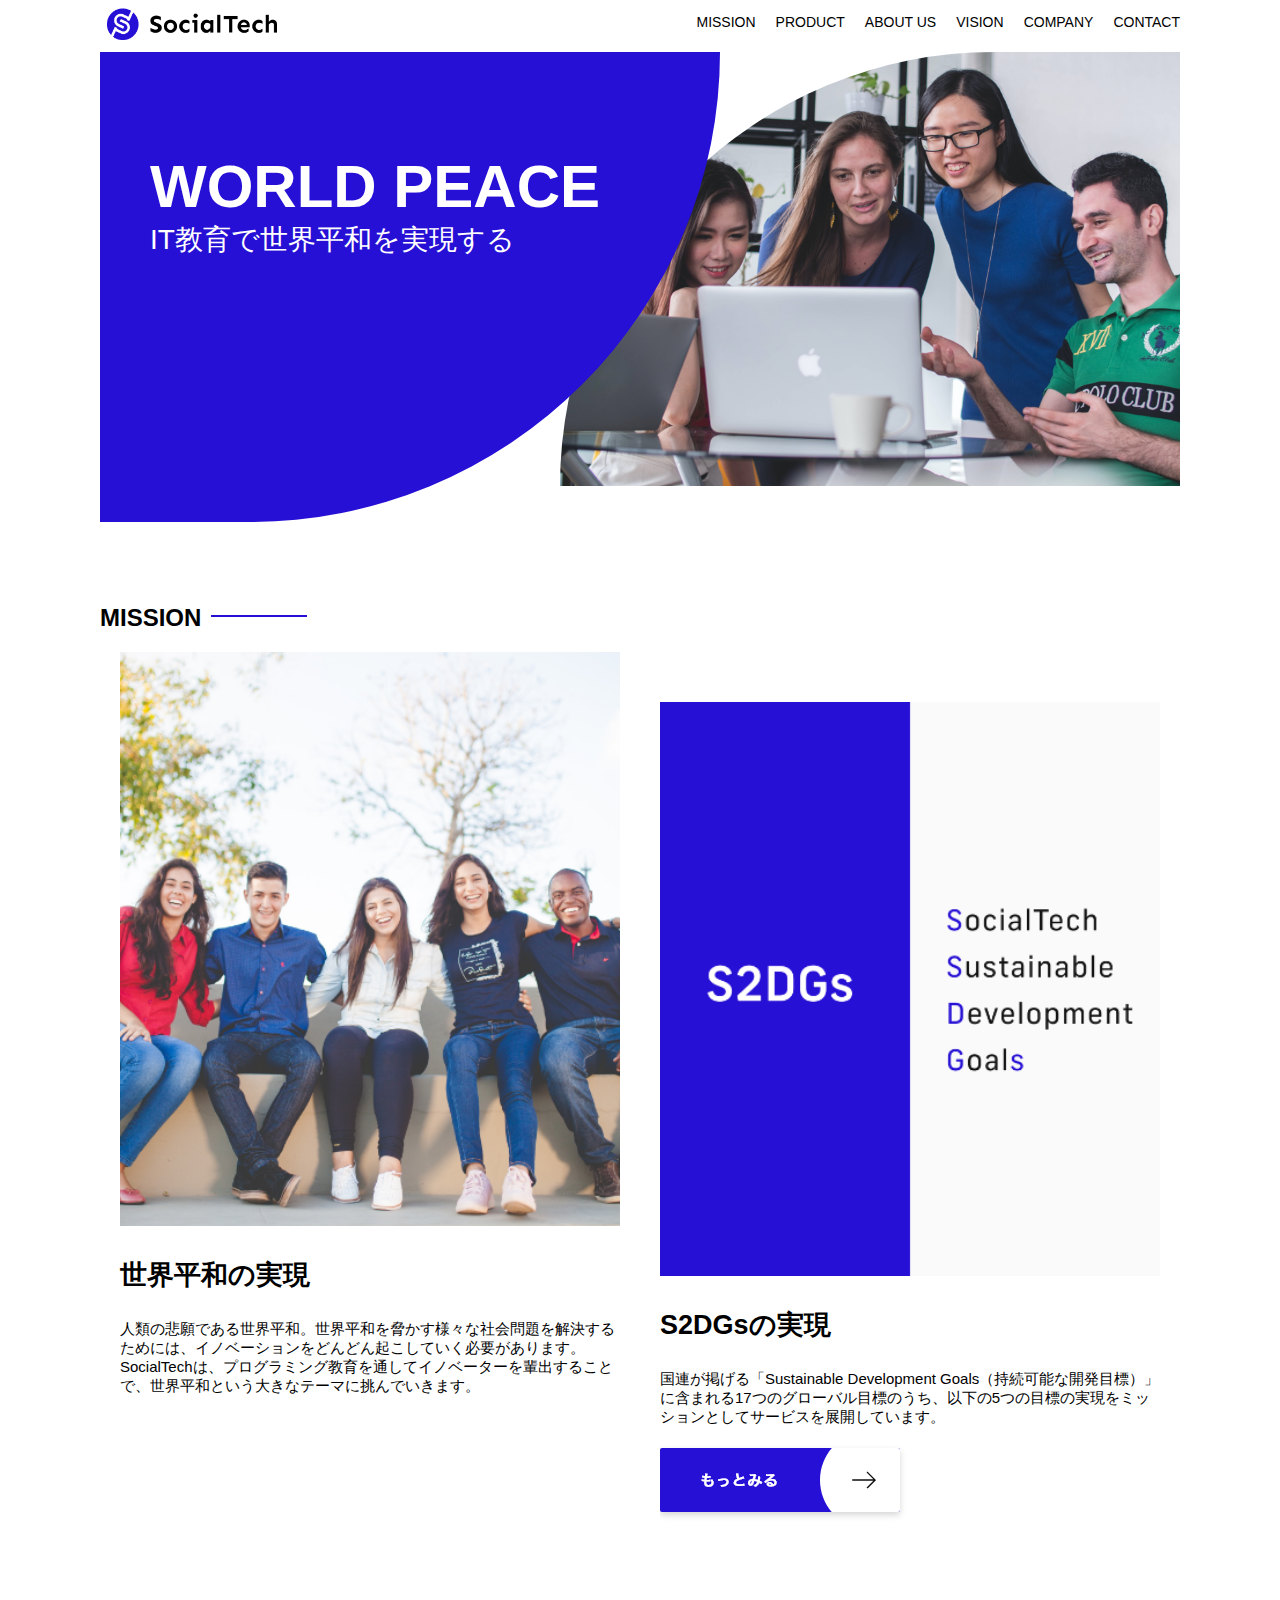
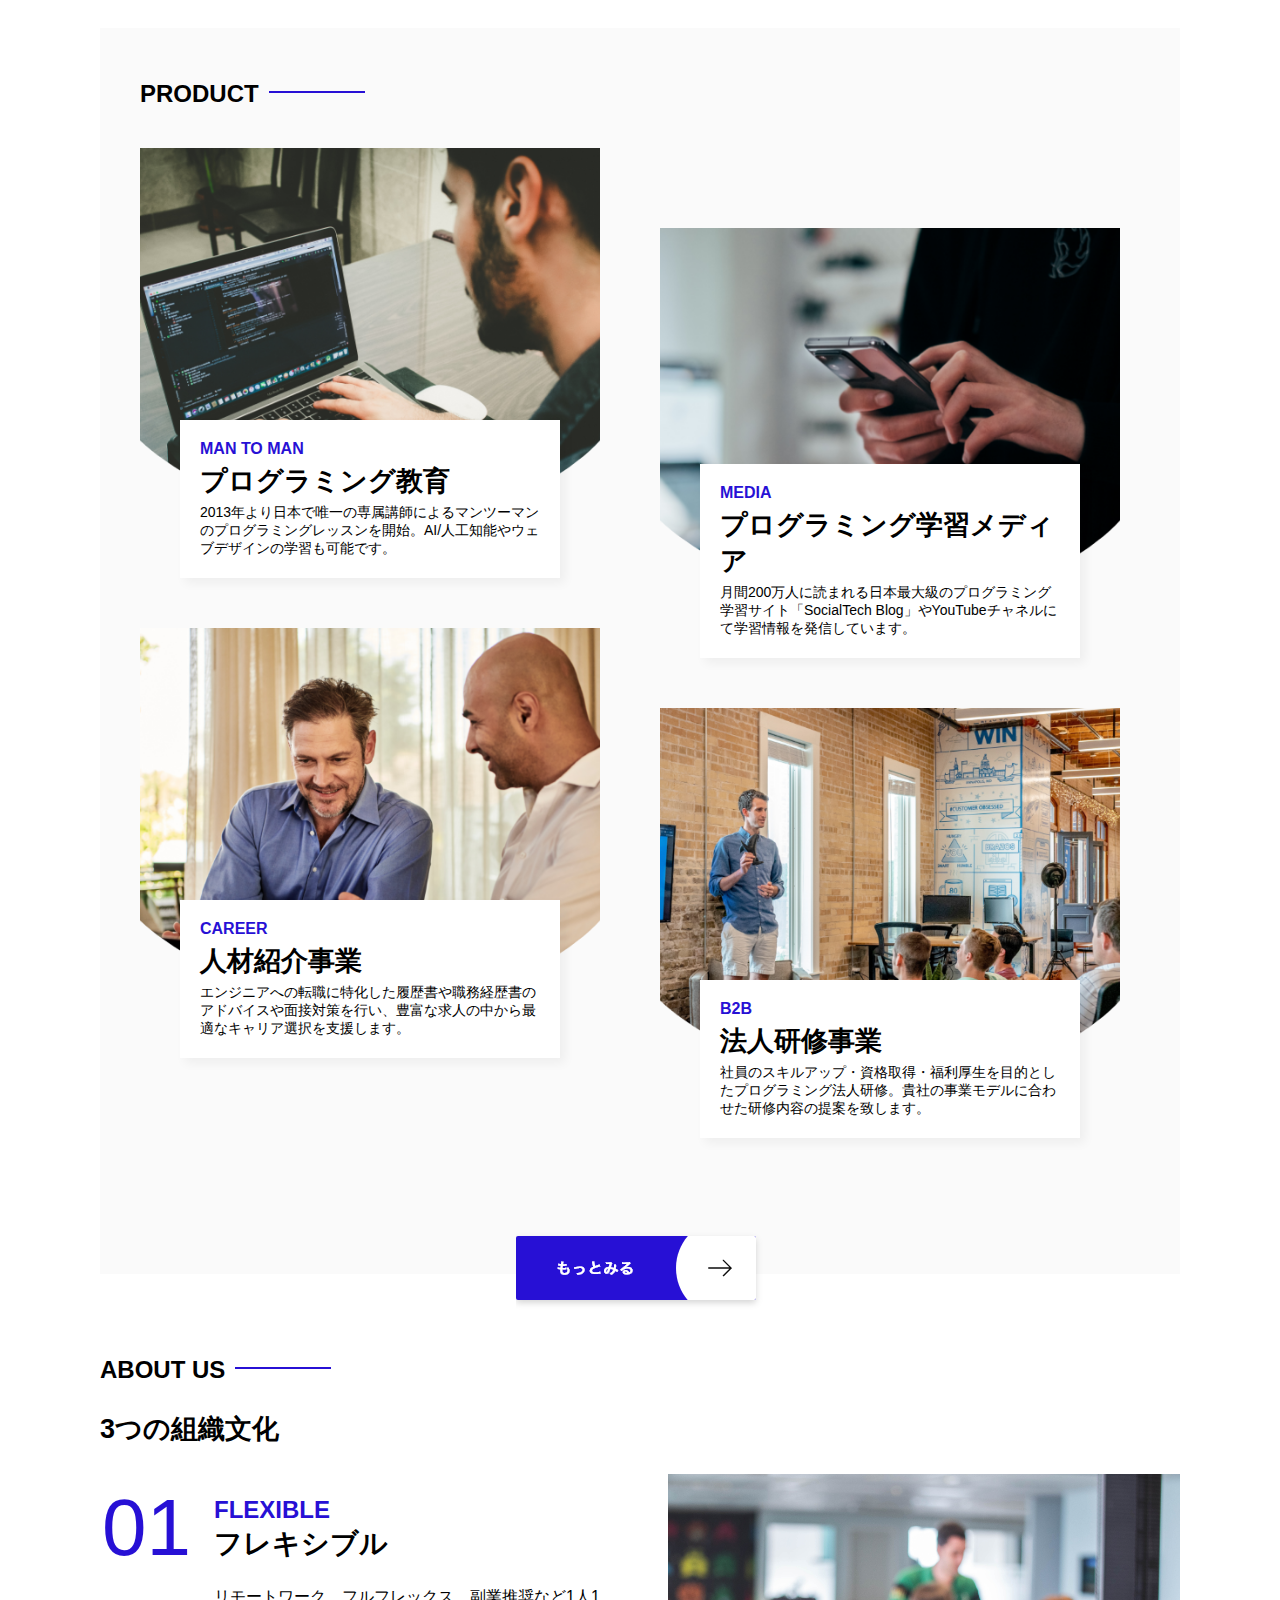
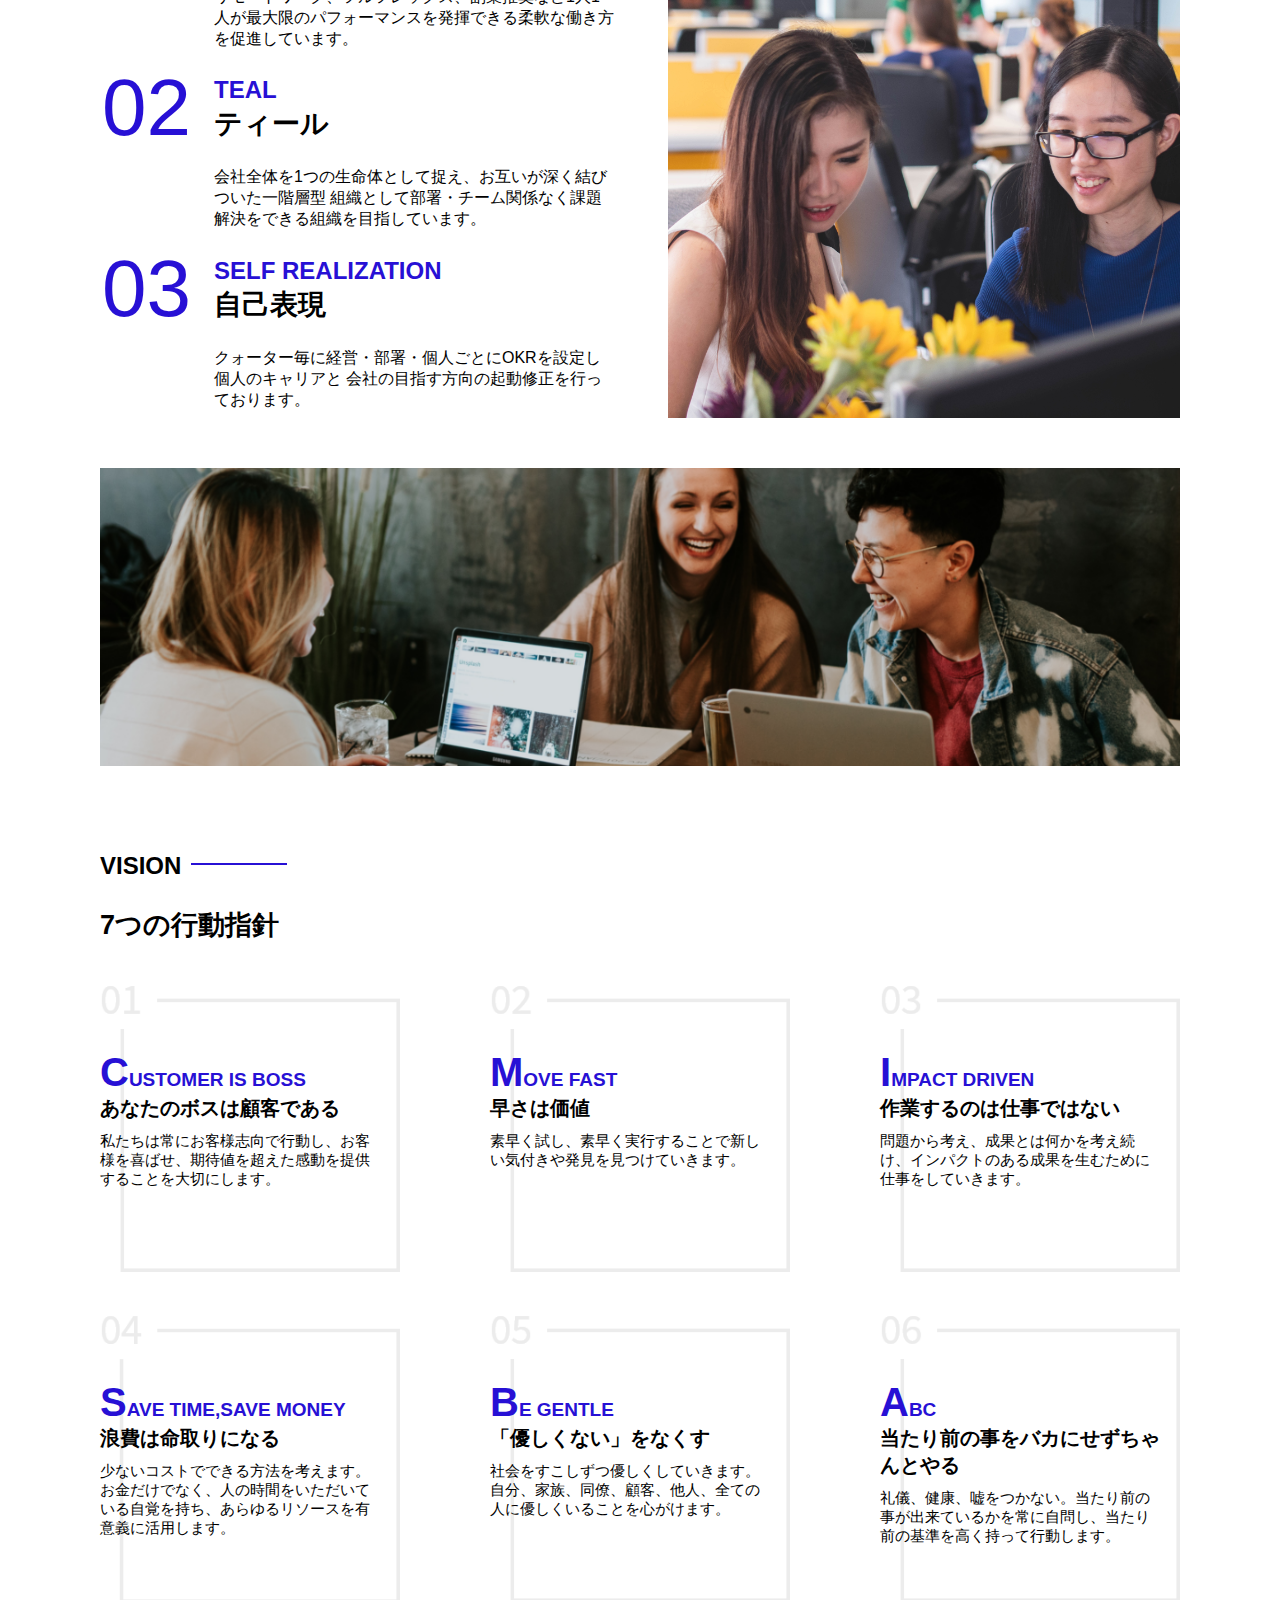
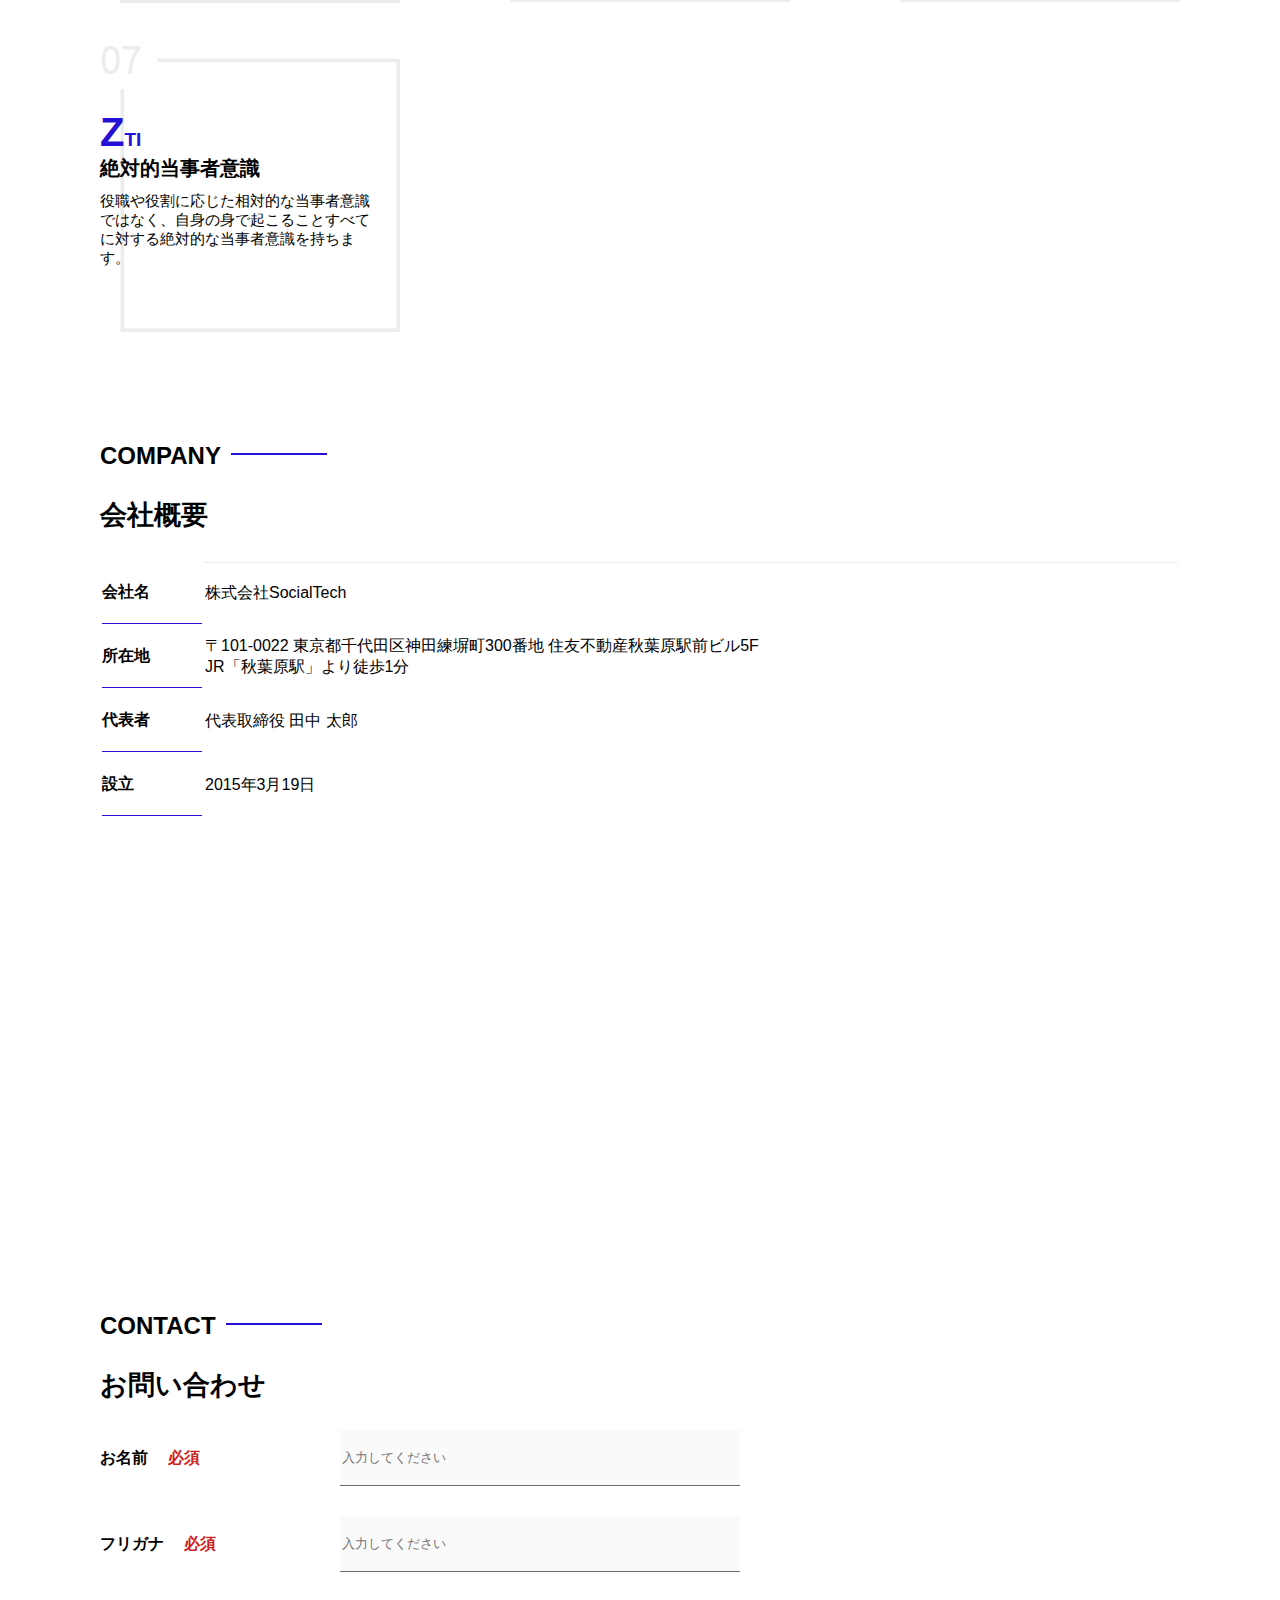
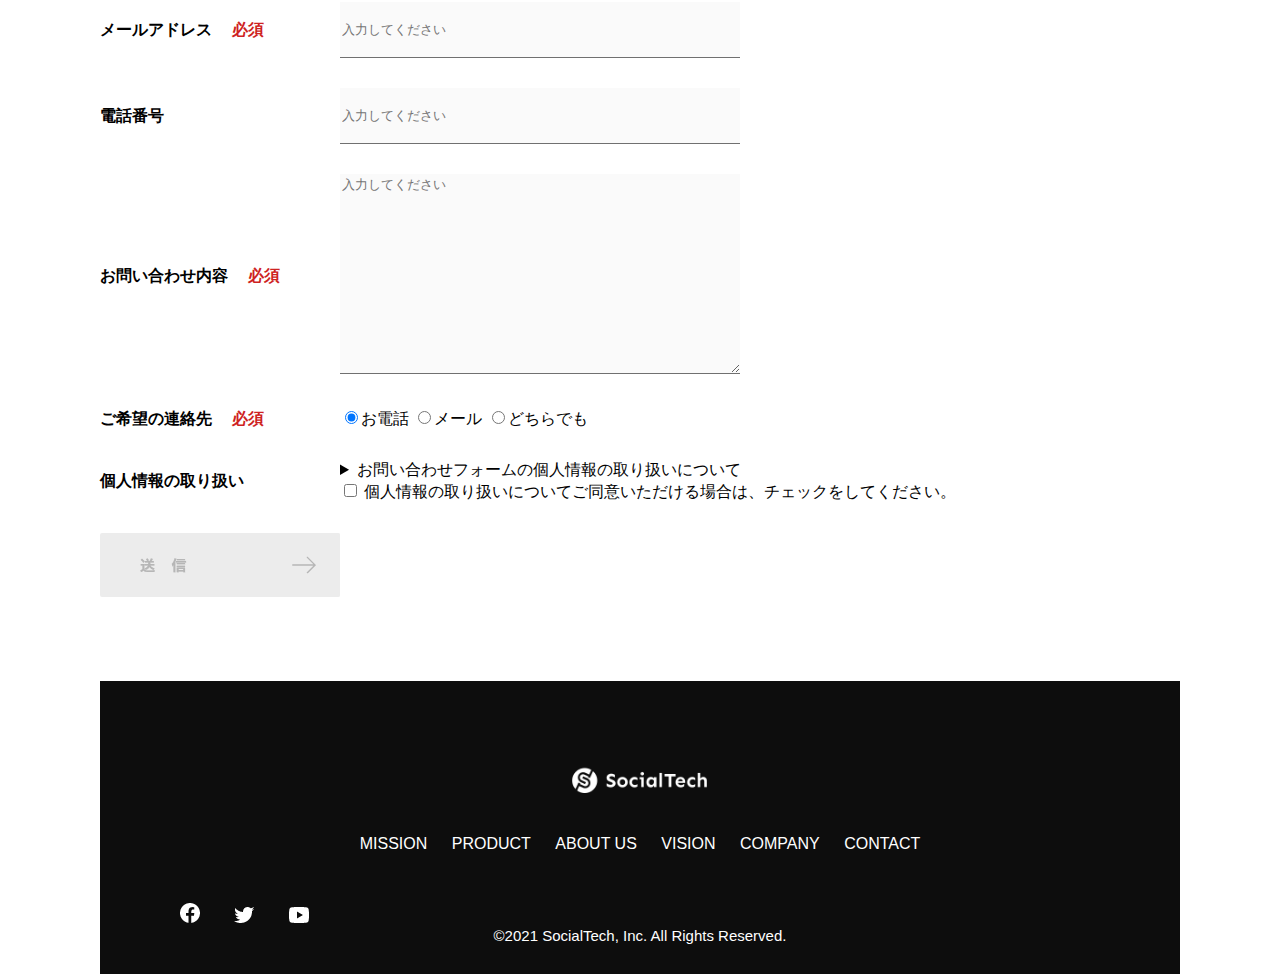
<file: index.html>
<!DOCTYPE html>
<html>

  <head>
    <title>SocialTech</title>
    <meta charset="utf-8">
    <meta name="description" content="SocialTechはEdTech業界のリーディングカンパニーを目指します。">
    <meta name="viewport" content="width=device-width, initial-scale=1.0">
    <link rel="stylesheet" href="style.css">
  </head>

  <body>
    <header>
      <a href="index.html" id="logo">
        <img src="images/logo.png" alt="トップページに戻る">
      </a>
      
      <nav id="nav-pc">
        <ul>
          <li><a href="mission.html">MISSION</a></li>
          <li><a href="product.html">PRODUCT</a></li>
          <li><a href="index.html#aboutus">ABOUT US</a></li>
          <li><a href="index.html#vision">VISION</a></li>
          <li><a href="index.html#company">COMPANY</a></li>
          <li><a href="index.html#contact">CONTACT</a></li>
        </ul>
      </nav>
 <!-- スマホ用メニューボタン -->
 <button id="menu-sp" onclick="document.getElementById('nav-sp').style.display = 'block'">
  <img src="images/button-menu.png" alt="ナビゲーションを開く">
 </button>

 <div id="nav-sp">
  <button id="close" onclick="document.getElementById('nav-sp').style.display = 'none'">
    <img src="images/button-close.png" alt="ナビゲーションを閉じる">
  </button>

  <nav>
    <ul>
      <li>
        <a id="logo-sp" href="index.html" onclick="document.getElementById('nav-sp').style.display = 'none'"><img src="images/logo-sp.png" alt="トップページに戻る"></a>
      </li>
      <li><a class="menu" href="mission.html" onclick="document.getElementById('nav-sp').style.display = 'none'">MISSION</a></li>
      <li><a class="menu" href="product.html" onclick="document.getElementById('nav-sp').style.display = 'none'">PRODUCT</a></li>
      <li><a class="menu" href="index.html#aboutus" onclick="document.getElementById('nav-sp').style.display = 'none'">MISSION</a></li>
      <li><a class="menu" href="index.html#vision" onclick="document.getElementById('nav-sp').style.display = 'none'">VISION</a></li>
      <li><a class="menu" href="index.html#company" onclick="document.getElementById('nav-sp').style.display = 'none'">COMPANY</a></li>
      <li><a class="menu" href="index.html#contact" onclick="document.getElementById('nav-sp').style.display = 'none'">CONTACT</a></li>
    </ul>
  </nav>

  <div id="sns">
    <a href="https://www.facebook.com/sejuku2013">
      <img src="images/button-facebook.png" alt="Facebookのリンク">
    </a>
    <a href="http://twitter.com/samuraijuku">
      <img src="images/button-twitter.png" alt="Twitterのリンク">
    </a>
    <a href="https://www.youtube.com/channel/UCCFOQO5aDK0xXam4cUQXT8g">
      <img src="images/button-youtube.png" alt="YouTubeのリンク">
    </a>
  </div>
 </div>
    </header>
    
      <main>
        <article>
          <section id="main-visual">
            <div id="main-massege">
              <h1>WORLD PEACE</h1>
              <p>IT教育で世界平和を実現する</p>
            </div>
            <img src="images/index/index-main.png" alt="PCの周りに集まる多国籍の仲間たち">
          </section>

          <section id="mission">
            <h2 class="index-h2">MISSION</h2>
            <div id="mission-flex">
              <div>
                <img id="mission-photo" src="images/index/index-mission.png" alt="屋外のベンチで写真を撮影する多国籍の仲間たち">
                <h3>世界平和の実現</h3>
                <p>人類の悲願である世界平和。世界平和を脅かす様々な社会問題を解決するためには、イノベーションをどんどん起こしていく必要があります。SocialTechは、プログラミング教育を通してイノベーターを輩出することで、世界平和という大きなテーマに挑んでいきます。
                </p>
              </div>
              <div>
                <img id="s2dgs" src="images/index/s2dgs.png" alt="S2DGs">
                <h3>S2DGsの実現</h3>
                <p>国連が掲げる「Sustainable Development Goals（持続可能な開発目標）」に含まれる17つのグローバル目標のうち、以下の5つの目標の実現をミッションとしてサービスを展開しています。</p>
                <a href="mission.html">
                  <img src="images/button-more.png" alt="もっとみる">
                </a>
              </div>
            </div>
          </section>

          <section id="product">
            <h2 class="index-h2">PRODUCT</h2>
            <div class="product-flex">
              <div id="product-left">
                <div>
                  <img class="product-photo" src="images/index/index-mantoman.png" alt="PCでコードを書く男性">
                  <div class="product-explain">
                    <span>MAN TO MAN</span>
                    <h3>プログラミング教育</h3>
                    <p>2013年より日本で唯一の専属講師によるマンツーマンのプログラミングレッスンを開始。AI/人工知能やウェブデザインの学習も可能です。</p>
                  </div>
                </div>
                <div>
                  <img class="product-photo" src="images/index/index-career.png" alt="笑顔で話し合う2人の男性">
                  <div class="product-explain">
                    <span>CAREER</span>
                    <h3>人材紹介事業</h3>
                    <p>エンジニアへの転職に特化した履歴書や職務経歴書のアドバイスや面接対策を行い、豊富な求人の中から最適なキャリア選択を支援します。</p>
                  </div>
                </div>
              </div>
              <div id="product-right">
                <div>
                  <img class="product-photo" src="images/index/index-media.png" alt="スマートフォンを操作する人">
                  <div class="product-explain">
                    <span>MEDIA</span>
                    <h3>プログラミング学習メディア</h3>
                    <p>月間200万人に読まれる日本最大級のプログラミング学習サイト「SocialTech Blog」やYouTubeチャネルにて学習情報を発信しています。</p> 
                  </div>
                </div>
                <div>
                  <img class="product-photo" src="images/index/index-b2b.png" alt="講演中の男性とそれを聴く人々">
                  <div class="product-explain">
                    <span>B2B</span>
                    <h3>法人研修事業</h3>
                    <p>社員のスキルアップ・資格取得・福利厚生を目的としたプログラミング法人研修。貴社の事業モデルに合わせた研修内容の提案を致します。</p>
                  </div>
                </div>
              </div>
            </div>
              <div id="product-more">
                <a href="product.html">
                  <img src="images/button-more.png" alt="もっとみる">
                </a>
              </div>
          </section>
          <section id="aboutus">
            <h2 class="index-h2">ABOUT US</h2>
            <h3>3つの組織文化</h3>

            <div>
              <table class="culture-table">
                <tr>
                  <td class="culture-num">01</td>
                  <th><span class="culture-en">FLEXIBLE</span><br>フレキシブル</th>
                </tr>
                <tr>
                  <td></td>
                  <td class="culture-description">リモートワーク、フルフレックス、副業推奨など1人1人が最大限のパフォーマンスを発揮できる柔軟な働き方を促進しています。</td>
                </tr>

                <tr>
                  <td class="culture-num">02</td>
                  <th><span class="culture-en">TEAL</span><br>ティール</th>
                </tr>
                <tr>
                  <td>
                  </td>
                  <td class="culture-description">会社全体を1つの生命体として捉え、お互いが深く結びついた一階層型 組織として部署・チーム関係なく課題解決をできる組織を目指しています。</td>
                </tr>

                <tr>
                  <td class="culture-num">03</td>
                  <th><span class="culture-en">SELF REALIZATION</span><br>自己表現</th>
                </tr>
                <tr>
                  <td>
                  </td>
                  <td class="culture-description">クォーター毎に経営・部署・個人ごとにOKRを設定し個人のキャリアと 会社の目指す方向の起動修正を行っております。</td>
                </tr>
              </table>
              
                <img class="culture-img" src="images/index/index-aboutus1.png" alt="笑顔で話し合う2人の女性">
            </div>
                <img class="culture-img2" src="images/index/index-aboutus2.png" alt="笑顔で話し合う3人の男女">

          </section>

          <section id="vision">
            <h2 class="index-h2">VISION</h2>
            <h3>7つの行動指針</h3>
            <div>
              <div class="vision-box">
                <img src="images/index/vision-01.png" alt="01">
                <div>
                  <h4>CUSTOMER IS BOSS</h4>
                  <h5>あなたのボスは顧客である</h5>
                  <p>私たちは常にお客様志向で行動し、お客様を喜ばせ、期待値を超えた感動を提供することを大切にします。</p>
                </div>
              </div>

              <div class="vision-box">
                <img src="images/index/vision-02.png" alt="02">
                <div>
                  <h4>MOVE FAST</h4>
                  <h5>早さは価値</h5>
                  <p>素早く試し、素早く実行することで新しい気付きや発見を見つけていきます。</p>
                </div>
              </div>

              <div class="vision-box">
                <img src="images/index/vision-03.png" alt="03">
                <div>
                  <h4>IMPACT DRIVEN</h4>
                  <h5>作業するのは仕事ではない</h5>
                  <p>問題から考え、成果とは何かを考え続け、インパクトのある成果を生むために仕事をしていきます。</p>
                </div>
              </div>

              <div class="vision-box">
                <img src="images/index/vision-04.png" alt="04">
                <div>
                  <h4>SAVE TIME,SAVE MONEY</h4>
                  <h5>浪費は命取りになる</h5>
                  <p>少ないコストでできる方法を考えます。お金だけでなく、人の時間をいただいている自覚を持ち、あらゆるリソースを有意義に活用します。</p>
                </div>
              </div>

              <div class="vision-box">
                <img src="images/index/vision-05.png" alt="05">
                <div>
                  <h4>BE GENTLE</h4>
                  <h5>「優しくない」をなくす</h5>
                  <p>社会をすこしずつ優しくしていきます。自分、家族、同僚、顧客、他人、全ての人に優しくいることを心がけます。</p>
                </div>
              </div>

              <div class="vision-box">
                <img src="images/index/vision-06.png" alt="06">
                <div>
                  <h4>ABC</h4>
                  <h5>当たり前の事をバカにせずちゃんとやる</h5>
                  <p>礼儀、健康、嘘をつかない。当たり前の事が出来ているかを常に自問し、当たり前の基準を高く持って行動します。</p>
                </div>
              </div>

              <div class="vision-box">
                <img src="images/index/vision-07.png" alt="07">
                <div>
                  <h4>ZTI</h4>
                  <h5>絶対的当事者意識</h5>
                  <p>役職や役割に応じた相対的な当事者意識ではなく、自身の身で起こることすべてに対する絶対的な当事者意識を持ちます。</p>
                </div>
              </div>

            </div>
          </section>

          <section id="company">
            <h2 class="index-h2">COMPANY</h2>
            <h3>会社概要</h3>
            <table id="company-table">
              <tr>
                <th class="tableheader tableheader-first">会社名</th>
                <td class="cell cell-first">株式会社SocialTech</td>
              </tr>
              <tr>
                <th class="tableheader">所在地</th>
                <td class="cell">〒101-0022 東京都千代田区神田練塀町300番地 住友不動産秋葉原駅前ビル5F<br>JR「秋葉原駅」より徒歩1分</td>
              </tr>
              <tr>
                <th class="tableheader">代表者</th>
                <td class="cell">代表取締役 田中 太郎</td>
              </tr>
              <tr>
                <th class="tableheader">設立</th>
                <td class="cell">2015年3月19日</td>
              </tr>
            </table>
            <iframe src="https://www.google.com/maps/embed?pb=!1m18!1m12!1m3!1d3240.068855133681!2d139.77207767578852!3d35.69992317258122!2m3!1f0!2f0!3f0!3m2!1i1024!2i768!4f13.1!3m3!1m2!1s0x60188fee13660e23%3A0x77137876edf742ac!2z5L2P5Y-L5LiN5YuV55Sj56eL6JGJ5Y6f6aeF5YmN44OT44Or!5e0!3m2!1sja!2sjp!4v1729597604562!5m2!1sja!2sjp" width="600" height="450" style="border:0;" allowfullscreen="" loading="lazy" referrerpolicy="no-referrer-when-downgrade"></iframe>
          </section>

          <section id="contact">
            <h2 class="index-h2">CONTACT</h2>
            <h3>お問い合わせ</h3>
            
            <form>
              <div>
                <div class="contact-heading">
                  <label class="contact-label">お名前<span class="contact-span">必須</span></label>
                </div>
                <div>
                  <input type="text" name="name" placeholder="入力してください" class="contact-textbox">
                </div>
              </div>
              <div>
                <div class="contact-heading">
                  <label class="contact-label">フリガナ<span class="contact-span">必須</span></label>
                </div>
                <div>
                  <input type="text" name="hurigana" placeholder="入力してください" class="contact-textbox">
                </div>
              </div>
              <div>
                <div class="contact-heading">
                  <label class="contact-label">メールアドレス<span class="contact-span">必須</span></label>
                </div>
                <div>
                  <input tyoe="text" name="email" placeholder="入力してください" class="contact-textbox">
                </div>
              </div>
              <div>
                <div class="contact-heading">
                  <label class="contact-label">電話番号</label>
                </div>
                <div>
                  <input type="text" name="tel" placeholder="入力してください" class="contact-textbox">
                </div>
              </div>
              <div>
                <div class="contact-heading">
                  <label class="contact-label">お問い合わせ内容<span class="contact-span">必須</span></label>
                </div>
                <div>
                  <textarea class="contact-textarea" placeholder="入力してください" name="message"></textarea>
                </div>
              </div>
              <div>
                <div class="contact-heading">
                  <label class="contact-label">ご希望の連絡先<span class="contact-span">必須</span></label>
                </div>
                <div>
                  <input class="radiobutton" type="radio" value="tel" name="contact" checked><label>お電話</label>
                  <input class="radiobutton" type="radio" value="mail" name="contact"><label>メール</label>
                  <input class="radiobutton" type="radio" value="both" name="contact"><label>どちらでも</label>
                </div>
              </div>
              <div>
                <div class="contact-heading">
                  <label class="contact-label">個人情報の取り扱い</label>
                </div>
                <div>
                  <details>
                    <summary>お問い合わせフォームの個人情報の取り扱いについて</summary>
                    <div>
                      <dl>
                        <dt>１．組織の名称又は氏名</dt>
                        <dd>株式会社SocialTech</dd>
                        <dt>２．個人情報保護管理者（若しくはその代理人）の氏名又は職名、所属及び連絡先</dt>
                        <dd>
                          <p>鈴木 一郎 コーポレート部</p>
                          <p>メールアドレス：samurai@example.com</p>
                          <p>TEL：03-1234-5678</p>
                        </dd>
                        <dt>３．個人情報の利用目的</dt>
                        <dd>
                          <ul>
                            <li>本サービス及び本サービスに関連する情報の提供又はそれらに関する連絡のため</li>
                            <li>ユーザーの本人確認のため</li>
                            <li>当社サービスのご案内のため</li>
                            <li>当社の商品等の広告または宣伝（電子メールによるものを含むものとします。）</li>
                          </ul>
                        </dd>
                        <dt>４．個人情報の取り扱い業務の委託</dt>
                        <dd>個人情報の取扱業務の全部または一部を外部に業務委託する場合があります。その際、弊社は、個人情報を適切に保護できる管理体制を敷き実行していることを条件として委託先を厳選したうえで、機密保持契約を委託先と締結し、お客様の個人情報を厳密に管理させます。</dd>
                        <dt>５．個人情報の開示等の請求</dt>
                        <dd>
                          お客様は、弊社に対してご自身の個人情報の開示等（利用目的の通知、開示、内容の訂正・追加・削除、利用の停止または消去、第三者への提供の停止）に関して、当社問合わせ窓口に申し出ることができます。<br>
                          その際、弊社はお客様ご本人を確認させていただいたうえで、合理的な期間内に対応いたします。<br>
                          なお、個人情報に関する弊社問合わせ先は、次の通りです。
                        </dd>
                        <dd>
                          <p>株式会社SocialTech　個人情報問合せ窓口</p>
                          <p>〒150-0043　東京都千代田区神田練塀町300番地 住友不動産秋葉原駅前ビル5F</p>
                          <p>メールアドレス：samurai@example.com　TEL：03-1234-5678</p>
                        </dd>
  
                        <dt>６．個人情報を提供されることの任意性について</dt>
                        <dd>お客様がご自身の個人情報を弊社に提供されるか否かは、お客様のご判断によりますが、もしご提供されない場合には、適切なサービスが提供できない場合がありますので予めご了承ください。</dd>
                      </dl>
                    </div>
                  </details>
                  <input type="checkbox" name="agree">
                  <span>個人情報の取り扱いについてご同意いただける場合は、チェックをしてください。</span>
                </div>
              </div>
                <input type="image" src="images/button-submit.png" alt="送信する">
            </form>
          </section>
        </article>
      </main>

      <footer>
        <div id="footer-logo">
          <img src="images/logo-sp.png" alt="SocialTech">
        </div>
        <div id="footer-link">
          <a href="mission.html">MISSION</a>
          <a href="product.html">PRODUCT</a>
          <a href="index.html#aboutus">ABOUT US</a>
          <a href="index.html#vision">VISION</a>
          <a href="index.html#company">COMPANY</a>
          <a href="index.html#contact">CONTACT</a>
        </div>
        <div id="sns-footer">
          <div class="sns-btns">
           <a href="https://www.facebook.com/sejuku2013"><img src="images/button-facebook.png" alt="Facebookのリンク"></a>
           <a href="https://twitter.com/samuraijuku"><img src="images/button-twitter.png" alt="Twitterのリンク"></a>
           <a href="https://www.youtube.com/channel/UCCFOQO5aDK0xXam4cUQXT8g"><img src="images/button-youtube.png" alt="YouTubeのリンク"></a>
          </div>
        </div>
        <p id="copyright">&copy;2021 SocialTech, Inc. All Rights Reserved.</p>
        </div>
      </footer>
  </body>
</html>
</file>
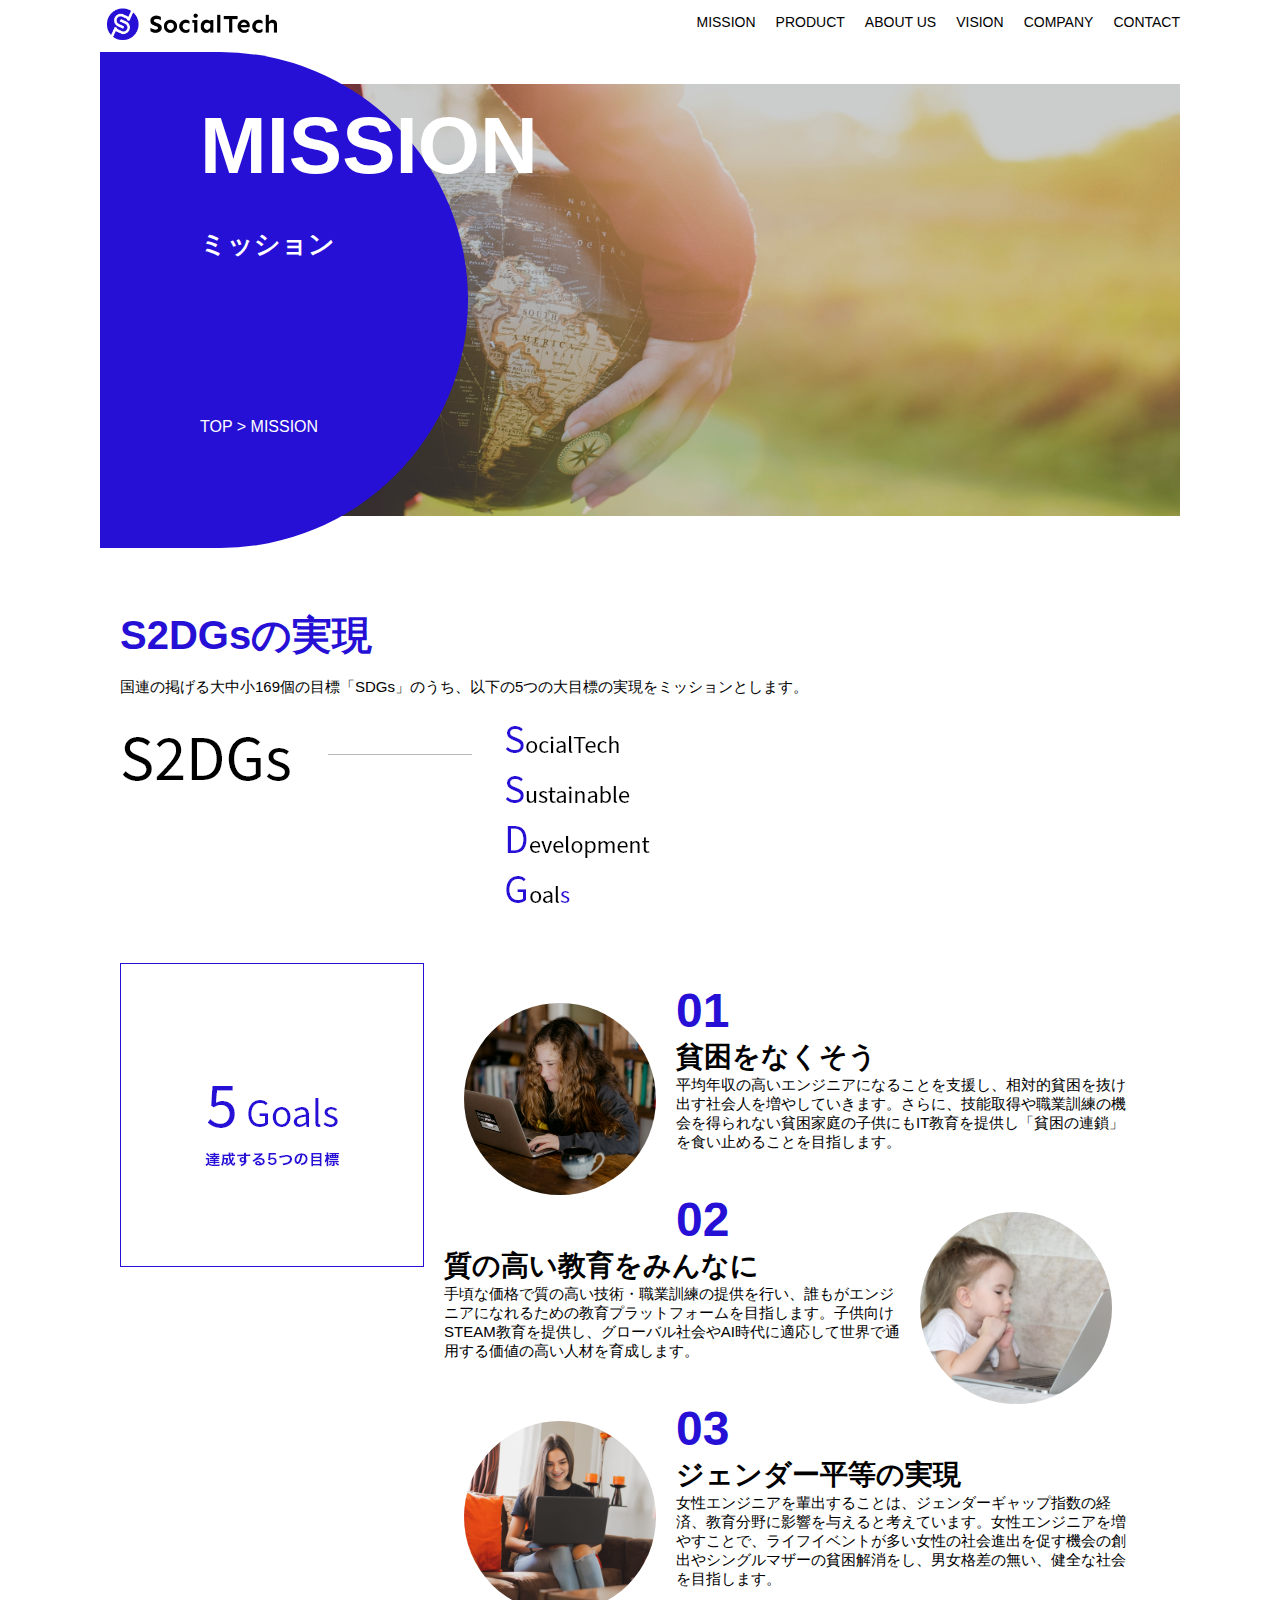
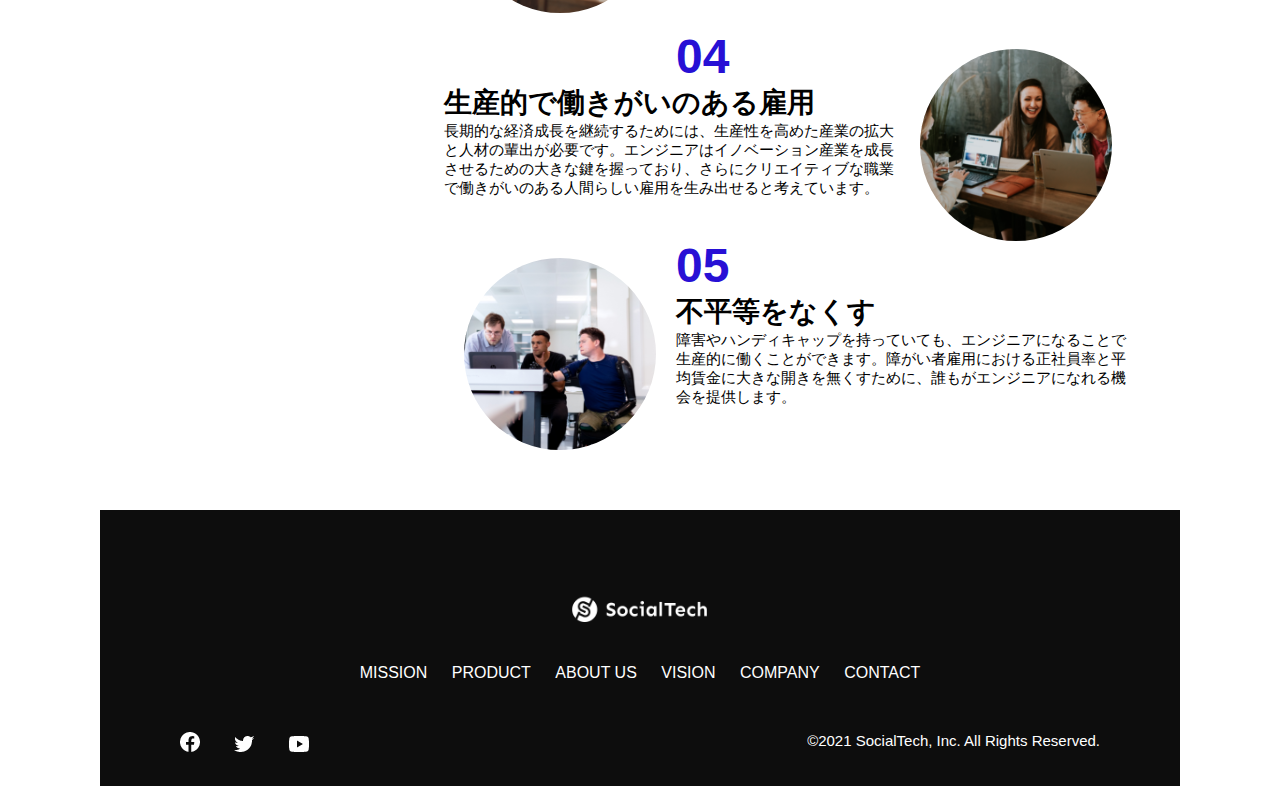
<file: mission.html>
<!DOCTYPE html>
<html>
  <head>
    <title>SocialTech - MISSION ミッション -</title>
    <meta name="description" content="SocialTechが目指す5つの目標（S2DGs）を紹介します">
    <meta charset="utf-8">
    <link rel="stylesheet" href="style.css">
    <meta name="viewport" content="width=device-width, initial-scale=1.0">
  </head>

  <body>
    <header>
      <a href="index.html" id="logo">
        <img src="images/logo.png" alt="トップページに戻る">
      </a>

      <nav id="nav-pc">
        <ul>
          <li><a href="mission.html">MISSION</a></li>
          <li><a href="product.html">PRODUCT</a></li>
          <li><a href="index.html#aboutus">ABOUT US</a></li>
          <li><a href="index.html#vision">VISION</a></li>
          <li><a href="index.html#company">COMPANY</a></li>
          <li><a href="index.html#contact">CONTACT</a></li>
        </ul>
      </nav>

      <button id="menu-sp" onclick="document.getElementById('nav-sp').style.display = 'block'">
        <img src="images/button-menu.png" alt="ナビゲーションを開く">
      </button>

      <div id="nav-sp">
        <button id="close" onclick="document.getElementById('nav-sp').style.display = 'none'">
          <img src="images/button-close.png" alt="ナビゲーションを閉じる">
        </button>

        <nav>
          <ul>
            <li><a id="logo-sp" href="index.html" onclick="document.getElementById('nav-sp').style.display = 'none'"><img src="images/logo-sp.png" alt="トップページに戻る"></a></li>
            <li><a class="menu" href="mission.html" onclick="document.getElementById('nav-sp').style.display = 'none'">MISSION</a></li>
            <li><a class="menu" href="product.html" onclick="document.getElementById('nav-sp').style.display = 'none'">PRODUCT</a></li>
            <li><a class="menu" href="index.html#aboutus" onclick="document.getElementById('nav-sp').style.display = 'none'">ABOUT US</a></li>
            <li><a class="menu" href="index.html#vision" onclick="document.getElementById('nav-sp').style.display = 'none'">VISION</a></li>
            <li><a class="menu" href="index.html#company" onclick="document.getElementById('nav-sp').style.display = 'none'">COMPANY</a></li>
            <li><a class="menu" href="index.html#contact" onclick="document.getElementById('nav-sp').style.display = 'none'">CONTACT</a></li>
          </ul>
        </nav>
        <div id="sns">
          <a href="https://www.facebook.com/sejuku2013">
            <img src="images/button-facebook.png" alt="Facebookのリンク">
          </a>
          <a href="https://twitter.com/samuraijuku">
            <img src="images/button-twitter.png" alt="Twitterのリンク">
          </a>
          <a href="https://www.youtube.com/channel/UCCFOQO5aDK0xXam4cUQXT8g">
            <img src="images/button-youtube.png" alt="YouTubeのリンク">
          </a>
        </div>
      </div>

    </header>

    <main>
    <article>
    <section id="mission-main">
      <div class="mission-main-inner">
        <div id="mission-title">
        <h1>MISSION<br><span>ミッション</span></h1>
        <p>TOP > MISSION</p>
        </div>
      </div>
    </section>

    <section id="mission-s2dgs">
      <h2 class="mission-h2">S2DGsの実現</h2>
      <p>国連の掲げる大中小169個の目標「SDGs」のうち、以下の5つの大目標の実現をミッションとします。</p>
      <img src="images/mission/mission-s2dgs.png" alt="S2DGs">
    </section>

    <section id="mission-five-goals">
      <div class="five-goals-images">
        <img src="images/mission/mission-5goals.png" alt="5Goals">
      </div>
      <div class="five-goals-read">
        <div>
          <img class="fivegoals-image-left" src="images/mission/mission-5goals01.png" alt="PCを操作する女の子">
          <span class="fivegoals-number">01</span>
          <h3 class="fivegoals-h3">貧困をなくそう</h3>
          <p class="fivegoals-p">平均年収の高いエンジニアになることを支援し、相対的貧困を抜け出す社会人を増やしていきます。さらに、技能取得や職業訓練の機会を得られない貧困家庭の子供にもIT教育を提供し「貧困の連鎖」を食い止めることを目指します。</p>
        </div>
        <div>
          <img class="fivegoals-image-right" src="images/mission/mission-5goals02.png" alt="PCを見つめる小さい女の子">
          <span class="fivegoals-number">02</span>
          <h3 class="fivegoals-h3">質の高い教育をみんなに</h3>
          <p class="fivegoals-p">手頃な価格で質の高い技術・職業訓練の提供を行い、誰もがエンジニアになれるための教育プラットフォームを目指します。子供向けSTEAM教育を提供し、グローバル社会やAI時代に適応して世界で通用する価値の高い人材を育成します。</p>
        </div>
        <div>
          <img class="fivegoals-image-left" src="images/mission/mission-5goals03.png" alt="PCを操作する女性">
          <span class="fivegoals-number">03</span>
          <h3 class="fivegoals-h3">ジェンダー平等の実現</h3>
          <p class="fivegoals-p">女性エンジニアを輩出することは、ジェンダーギャップ指数の経済、教育分野に影響を与えると考えています。女性エンジニアを増やすことで、ライフイベントが多い女性の社会進出を促す機会の創出やシングルマザーの貧困解消をし、男女格差の無い、健全な社会を目指します。</p>
        </div>
        <div>
          <img class="fivegoals-image-right" src="images/mission/mission-5goals04.png" alt="笑顔で話し合う3人の男女">
          <span class="fivegoals-number">04</span>
          <h3 class="fivegoals-h3">生産的で働きがいのある雇用</h3>
          <p class="fivegoals-p">長期的な経済成長を継続するためには、生産性を高めた産業の拡大と人材の輩出が必要です。エンジニアはイノベーション産業を成長させるための大きな鍵を握っており、さらにクリエイティブな職業で働きがいのある人間らしい雇用を生み出せると考えています。</p>
        </div>
        <div>
          <img class="fivegoals-image-left" src="images/mission/mission-5goals05.png" alt="障害を持つ男性が生き生きと働く様子">
          <span class="fivegoals-number">05</span>
          <h3 class="fivegoals-h3">不平等をなくす</h3>
          <p class="fivegoals-p">障害やハンディキャップを持っていても、エンジニアになることで生産的に働くことができます。障がい者雇用における正社員率と平均賃金に大きな開きを無くすために、誰もがエンジニアになれる機会を提供します。</p>
        </div>

      </div>
    </section>
    </article>
    </main>

    <footer>
      <div id="footer-logo">
        <img src="images/logo-sp.png" alt="SocialTech">
      </div>
      <div id="footer-link">
        <a href="mission.html">MISSION</a>
        <a href="product.html">PRODUCT</a>
        <a href="index.html#aboutus">ABOUT US</a>
        <a href="index.html#vision">VISION</a>
        <a href="index.html#company">COMPANY</a>
        <a href="index.html#contact">CONTACT</a>
      </div>
      <div id="sns-footer">
        <div class="sns-btns">
          <a href="https://www.facebook.com/sejuku2013"><img src="images/button-facebook.png" alt="Facebookのリンク"></a>
            <a href="https://twitter.com/samuraijuku"><img src="images/button-twitter.png" alt="Twitterのリンク"></a>
            <a href="https://www.youtube.com/channel/UCCFOQO5aDK0xXam4cUQXT8g"><img src="images/button-youtube.png" alt="YouTubeのリンク"></a>
        </div>
        <p id="copyright">&copy;2021 SocialTech, Inc. All Rights Reserved.</p>
      </div>

    </footer>
  </body>
</html>
</file>
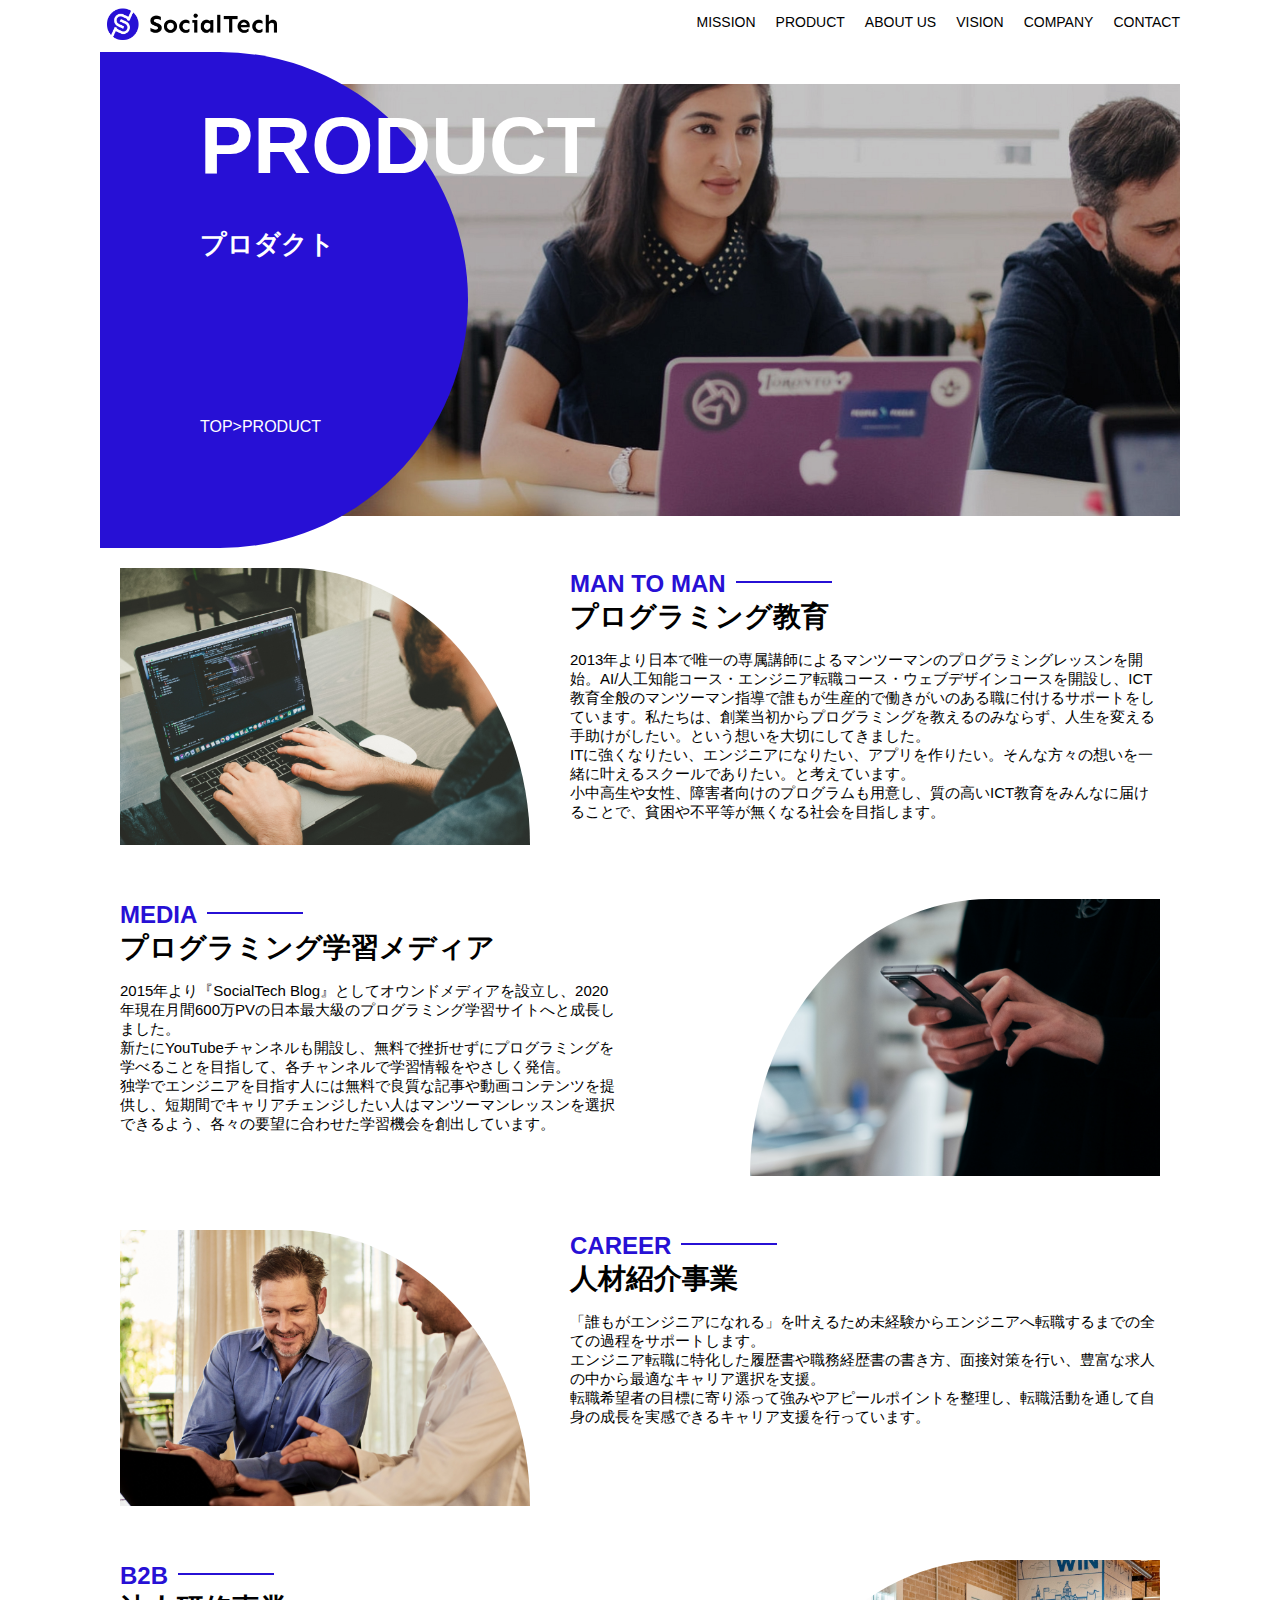
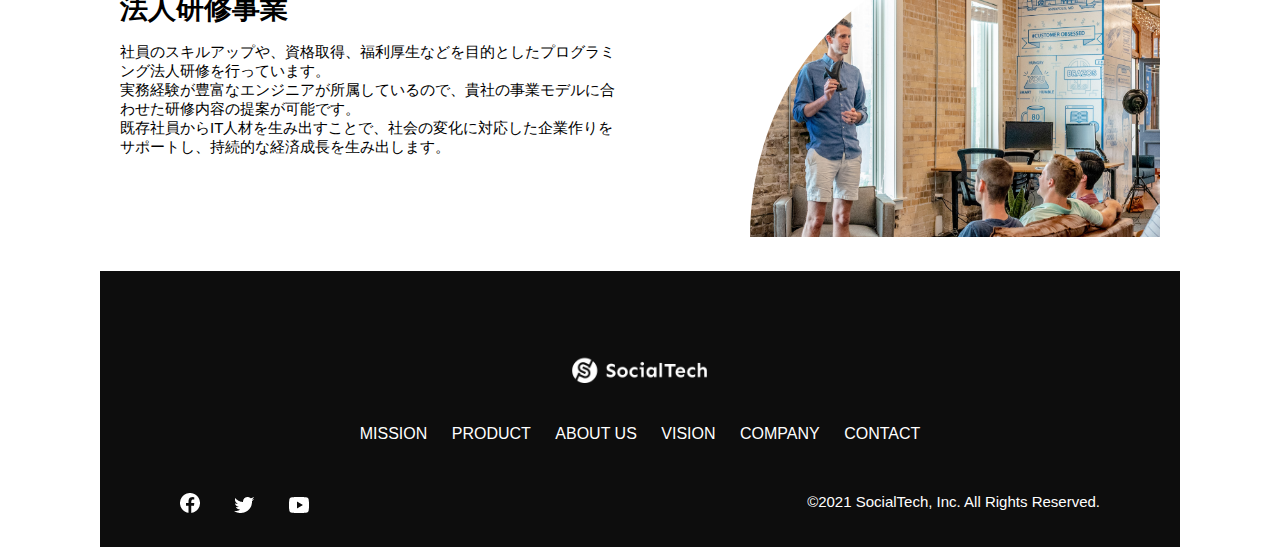
<file: product.html>
<!DOCTYPE html>
<html>
<head>
  <title>SocialTech - PRODUCT プロダクト -</title>
  <meta name="description" content="SocialTechの4つのプロダクトを紹介します">
  <meta charset="utf-8">
  <meta name="viewport" content="width=device-width, initial-scale=1.0">
  <link rel="stylesheet" href="style.css">
</head>

<body>
  <header>
    <a href="index.html" id="logo">
      <img src="images/logo.png" alt="トップページに戻る">
    </a>

    <nav id="nav-pc">
      <ul>
        <li><a href="mission.html">MISSION</a></li>
        <li><a href="product.html">PRODUCT</a></li>
        <li><a href="index.html#aboutus">ABOUT US</a></li>
        <li><a href="index.html#vision">VISION</a></li>
        <li><a href="index.html#company">COMPANY</a></li>
        <li><a href="index.html#contact">CONTACT</a></li>
      </ul>
    </nav>

    <button id="menu-sp" onclick="document.getElementById('nav-sp').style.display = 'block'">
      <img src="images/button-menu.png" alt="ナビゲーションを開く">
    </button>

    <div id="nav-sp">
      <button id="close" onclick="document.getElementById('nav-sp').style.display = 'none'">
        <img src="images/button-close.png" alt="ナビゲーションを閉じる">
      </button>

      <nav>
        <ul>
          <li><a href="mission.html" onclick="document.getElementById('nav-sp').style.display = 'none'"></a>>MISSION</a></li>
          <li><a href="product.html" onclick="document.getElementById('nav-sp').style.display = 'none'"></a>>PRODUCT</a></li>
          <li><a href="index.html#aboutus" onclick="document.getElementById('nav-sp').style.display = 'none'"></a>>ABOUT US</a></li>
          <li><a href="index.html#vision" onclick="document.getElementById('nav-sp').style.display = 'none'"></a>>VISION</a></li>
          <li><a href="index.html#company" onclick="document.getElementById('nav-sp').style.display = 'none'"></a>>COMPANY</a></li>
          <li><a href="index.html#contact" onclick="document.getElementById('nav-sp').style.display = 'none'"></a>>CONTACT</a></li>
        </ul>
      </nav>

      <div id="sns">
        <a href="https://www.facebook.com/sejuku2013">
          <img src="images/button-facebook.png" alt="Facebookのリンク"></a>
        <a href="https://twitter.com/samuraijuku"></a>
          <img src="images/button-twitter.png" alt="Twitterのリンク">
        <a href="https://www.youtube.com/channel/UCCFOQO5aDK0xXam4cUQXT8g">
          <img src="images/button-youtube.png" alt="YouTubeのリンク"></a>
      </div>
    </div>
  </header>

  <main>
  <article>
	  <section id="product-main">
      <div class="product-main-inner">
        <div id="product-title">
          <h1>PRODUCT<br><span>プロダクト</span></h1>
          <p>TOP>PRODUCT</p>
        </div>
      </div>
	  </section>

    <section class="product-section product-section-left">
      <div class="product-section-img">
      <img src="images/product/product-mantoman.png" alt="PCでコードを書く男性">
      </div>
      <div class="product-read">
        <h2 class="product-h2">MAN TO MAN</h2>
        <h3 class="product-h3">プログラミング教育</h3>
        <p>2013年より日本で唯一の専属講師によるマンツーマンのプログラミングレッスンを開始。AI/人工知能コース・エンジニア転職コース・ウェブデザインコースを開設し、ICT教育全般のマンツーマン指導で誰もが生産的で働きがいのある職に付けるサポートをしています。私たちは、創業当初からプログラミングを教えるのみならず、人生を変える手助けがしたい。という想いを大切にしてきました。<br>
          ITに強くなりたい、エンジニアになりたい、アプリを作りたい。そんな方々の想いを一緒に叶えるスクールでありたい。と考えています。<br>
          小中高生や女性、障害者向けのプログラムも用意し、質の高いICT教育をみんなに届けることで、貧困や不平等が無くなる社会を目指します。</p>
      </div>
    </section>

    <section class="product-section product-section-right">
      <div class="product-read">
        <h2 class="product-h2">MEDIA</h2>
        <h3 class="product-h3">プログラミング学習メディア</h3>
        <p>2015年より『SocialTech Blog』としてオウンドメディアを設立し、2020年現在月間600万PVの日本最大級のプログラミング学習サイトへと成長しました。<br>
          新たにYouTubeチャンネルも開設し、無料で挫折せずにプログラミングを学べることを目指して、各チャンネルで学習情報をやさしく発信。<br>
          独学でエンジニアを目指す人には無料で良質な記事や動画コンテンツを提供し、短期間でキャリアチェンジしたい人はマンツーマンレッスンを選択できるよう、各々の要望に合わせた学習機会を創出しています。</p>
      </div>
      <div class="product-section-img">
      <img src="images/product/product-media.png" alt="スマートフォンを操作する人">
      </div>
    </section>

    <section class="product-section product-section-left">
      <div class="product-section-img">
      <img src="images/product/product-career.png" alt="笑顔で話し合う2人の男性">
      </div>
      <div class="product-read">
        <h2 class="product-h2">CAREER</h2>
        <h3 class="product-h3">人材紹介事業</h3>
        <p>「誰もがエンジニアになれる」を叶えるため未経験からエンジニアへ転職するまでの全ての過程をサポートします。<br>
          エンジニア転職に特化した履歴書や職務経歴書の書き方、面接対策を行い、豊富な求人の中から最適なキャリア選択を支援。<br>
          転職希望者の目標に寄り添って強みやアピールポイントを整理し、転職活動を通して自身の成長を実感できるキャリア支援を行っています。</p>
      </div>
    </section>

    <section class="product-section product-section-right">
      <div class="product-read">
        <h2 class="product-h2">B2B</h2>
        <h3 class="product-h3">法人研修事業</h3>
        <p>社員のスキルアップや、資格取得、福利厚生などを目的としたプログラミング法人研修を行っています。<br>
          実務経験が豊富なエンジニアが所属しているので、貴社の事業モデルに合わせた研修内容の提案が可能です。<br>
          既存社員からIT人材を生み出すことで、社会の変化に対応した企業作りをサポートし、持続的な経済成長を生み出します。</p>
      </div>
      <div class="product-section-img">
      <img src="images/product/product-b2b.png" alt="講演中の男性とそれを聴く人々">
      </div>
    </section>

  </article>
  </main>

  <footer>
    <div id="footer-logo">
      <img src="images/logo-sp.png" alt="SocialTech">
    </div>
    <div id="footer-link">
      <a href="mission.html">MISSION</a>
      <a href="product.html">PRODUCT</a>
      <a href="index.html#aboutus">ABOUT US</a>
      <a href="index.html#vision">VISION</a>
      <a href="index.html#company">COMPANY</a>
      <a href="index.html#contact">CONTACT</a>
    </div>
    <div id="sns-footer">
      <div class="sns-btns">
        <a href="https://www.facebook.com/sejuku2013"><img src="images/button-facebook.png" alt="Facebookのリンク"></a>
          <a href="https://twitter.com/samuraijuku"><img src="images/button-twitter.png" alt="Twitterのリンク"></a>
          <a href="https://www.youtube.com/channel/UCCFOQO5aDK0xXam4cUQXT8g"><img src="images/button-youtube.png" alt="YouTubeのリンク"></a>
      </div>
      <p id="copyright">&copy;2021 SocialTech, Inc. All Rights Reserved.</p>
    </div>
  </footer>

</body>
</html>
</file>
<file: style.css>
* {
  box-sizing: border-box;
}
p {
  font-size: 15px;
}
body {
  max-width: 1080px;
  margin: 0 auto;
  font-family: "Source Sans Pro","Hiragino Kaku Gothic ProN", Meiryo, Arial, sans-serif;
}
header {
  display: flex;
  justify-content: space-between;
}
#nav-pc {
  font-size: 14px;
}
#nav-pc ul {
  display: flex;
  padding-left: 0;
}
#nav-pc li {
  list-style: none;
}
#nav-pc a {
  text-decoration: none;
  margin-left: 20px;
  color: black;
}
#nav-pc a:hover {
  text-decoration: underline;
}

#nav-sp,#menu-sp {
  display: none;
}

#main-visual {
  position: relative;
  height: 470px;
}
#main-massege {
  position: absolute;
  top: 0;
  left: 0;
  background-color: #2710d5;
  color: white;
  border-radius: 0 0 476px 0;
  max-width: 620px;
  width: 100%;
  height: 100%;
  z-index: 11;
}
#main-massege > h1 {
  font-size: 60px;
  margin: 100px 0 0 50px;
}
#main-massege > p {
  font-size: 28px;
  margin: 0 0 0 50px;
}
#main-visual > img {
  max-width: 620px;
  border-radius: 476px 0 0 0;
  position: absolute;
  top: 0;
  right: 0;
  z-index: 10;
}
h2 {
  margin: 40px 0 0 0;
}
h2::after{
  content: url(images/line.png);
  margin-left: 10px;
}
h3 {
  font-size: 27px;
}
#mission {
  margin: 80px auto;
}
#mission-flex {
  display: flex;
}
#mission-flex > div {
  width: 50%;
  margin: 20px;
}
#mission-photo {
  width: 100%;
}
#s2dgs {
  margin-top: 50px;
  width: 100%;
}
#product {
  background-color: #fafafa;
  margin: 80px 0 80px 0;
  padding: 10px 40px 0px 40px;
}
#product .product-flex {
  margin-top: 40px;
  display: flex; 
}
#product-left {
  width: 50%;
  margin-right: 20px;
}
#product-right {
  width: 50%;
  margin-left: 20px;
  margin-top: 80px;
}
#product-left > div {
  position: relative;
  height: 480px;
  margin-right: 20px;
}
#product-right > div {
  position: relative;
  height: 480px;
  margin-right: 20px;
}
.product-photo {
  width: 100%;
}
.product-explain {
  background-color: white;
  position: absolute;
  left: 0;
  bottom: 50px;
  margin: 0 40px 0 40px;
  padding: 20px;
  box-shadow: 5px 5px 10px rgba(0, 0, 0, 0.05);
}
.product-explain > span {
  color: #2710d5;
  font-weight: bold;
  font-size: 16px;
  margin: 0;
}
.product-explain > h3 {
  margin: 5px 0 5px 0;
}
.product-explain > p {
  font-size: 14px;
  margin: 0;
}
#product-more {
  text-align: center;
}
#product-more a {
  position: relative;
  bottom: -42px;
}
#aboutus {
  margin: 80px auto;
}
#aboutus > div {
  display: flex;
}
.culture-img {
  width: 50%;
  align-self: flex-start;
}
.culture-img2 {
  margin-top: 50px;
  width: 100%;
}
.culture-table {
  margin-right: 50px;
}
.culture-num {
  font-size: 80px;
  color: #2710d5;
  padding: 0 20px 0 0;
}
.culture-table th {
  text-align: left;
  font-size: 28px;
  font-weight: bold;
}
.culture-en {
  color: #2710d5;
  font-size: 24px;
}
.culture-description {
  margin: 0;
}
#vision {
  margin: 80px auto;
}
#vision > div {
  display: flex;
  justify-content: space-between;
  flex-wrap: wrap;
}
.vision-box {
  width: 300px;
  height: 300px;
  margin-bottom: 30px;
  position: relative;
}
.vision-box > img {
  width: 100%;
  position: relative;
  z-index: 30;
}
.vision-box > div {
  position: absolute;
  top: 0;
  left: 0;
  z-index: 31;
  margin-right: 20px;
}
.vision-box > div > h4 {
  color: #2710d5;
  font-size: 19px;
  margin: 80px 0 0 0;
}
.vision-box >div > h4::first-letter {
  font-size: 40px;
}
.vision-box > div > h5 {
  font-size: 20px;
  margin: 0 0 0 0;
}
.vision-box > div > p {
  margin: 10px 0 0 0;
}
#company {
  margin: 80px auto;
}
#company-table {
  width: 100%;
}
.tableheader {
  text-align: left;
  padding: 20px 0 20px 0;
  border-bottom-color: #2710d5;
  border-bottom-width: 1px;
  border-bottom-style: solid;
  width: 100px;
}
.tableheader-first {
  border-top-color: #2710d5;
  border-top-width: 1px;
  border-bottom-style: solid;
}
.cell-first {
  border-top-color: #ececec;
  border-top-width: 1px;
  border-top-style: solid;
}
#company > iframe {
  width: 100%;
  height: 368px;
  margin-top: 40px;
}
#contact {
  margin: 80px auto 80px auto;
}
#contact > form > div {
  display: flex;
  flex-direction: row;
  flex-wrap: wrap;
  padding-bottom: 30px;
}
.contact-heading {
  width: 240px;
  align-self: center;
}
.contact-label {
  font-weight: bold;
}
.contact-span {
  color: #ce2222;
  margin: 0 0 0 20px;
  font-weight: bold;
}
.contact-textbox {
  border-top: 0px;
  border-left: 0px;
  border-right: 0px;
  border-bottom-width: 1px;
  border-bottom-color: #707070;
  border-style: solid;
  background-color: #fafafa;
  width: 400px;
  height: 56px;
}
.contact-textarea {
  border-top: 0px;
  border-left: 0px;
  border-right: 0px;
  border-bottom-width: 1px;
  border-bottom-color: #707070;
  background-color: #fafafa;
  width: 400px;
  height: 200px;
}
#contact dt {
  font-weight: bold;
}
#contact dd {
  margin: 0 0 16px 0;
}
#contact dd p {
  margin: 0 0 0 0;
}
#contact dd ul {
  padding-left: 0;
}
#contact dd li {
  margin-bottom: 0;
  list-style: none;
}
footer {
  background-color: #0d0d0d;
  text-align: center;
  padding: 80px 80px 30px 80px;
}
#footer-logo {
  margin-bottom: 30px;
}
#footer-link {
  margin-bottom: 50px;
}
#footer-link > a {
  text-decoration: none;
  margin: 10px;
  color: #ffffff;
}
#footer-link > a:hover {
  text-decoration: underline;
}
#sns-footer {
  display: flex;
  justify-content: space-between;
  text-align: left;
}
#sns-footer a {
  margin-right: 30px;
}
#copyright {
  color: #ffffff;
  margin: 0;
}
.mission-main-inner {
  background-image: url(images/mission/mission-main.png);
  background-repeat: no-repeat;
  background-position-y: center;
}
#mission-title {
  background-color: #2710d5;
  width: 368px;
  color: #ffffff;
  height: 496px;
  border-radius: 0 248px 248px 0;
  position: relative;
}
#mission-title h1 {
  position: absolute;
  top: 0;
  left: 100px;
  font-size: 80px;
  line-height: 1;
}
#mission-title h1 span {
  font-size: 26px
}
#mission-title > p {
  position: absolute;
  top: 350px;
  left: 100px;
  font-size: 16px;
}
#mission-s2dgs {
  padding: 20px;
}
.mission-h2 {
  color: #2710d5;
  font-size: 40px;
}
.mission-h2::after {
  content: none;
}
#mission-five-goals{
  padding: 20px;
  display: flex;
}
#mission-five-goals .five-goals-image {
  width: 30%;
  padding: 20px;
}
#mission-five-goals .five-goals-image img {
  width: 100%;
}
#mission-five-goals .five-goals-read {
  width: 70%;
  padding: 20px;
}
#mission-five-goals .five-goals-read > div {
  margin-bottom: 40px;
}
.fivegoals-image-right {
  float: right;
  margin: 20px;
}
.fivegoals-image-left {
  float: left;
  margin: 20px;
}
.fivegoals-number {
  color: #2710d5;
  font-size: 48px;
  font-weight: bold;
  margin: 0;
}
.fivegoals-h3 {
  font-size: 28px;
  margin: 0;
}
.fivegoals-p {
  margin: 0;
}
.product-main-inner {
  background-image: url(images/product/product-main.png);
  background-repeat: no-repeat;
  background-position-y: center;
}
#product-title {
  background-color: #2710d5;
  width: 368px;
  color: #ffffff;
  height: 496px;
  border-radius: 0 248px 248px 0;
  position: relative;
}
#product-title h1 {
  position: absolute;
  top: 0;
  left: 100px;
  font-size: 80px;
  line-height: 1;
}
#product-title h1 span {
  font-size: 26px;
}
#product-title > p {
  position: absolute;
  top: 350px;
  left: 100px;
  font-size: 16px;
}
.product-section {
  display: flex;
  padding: 20px 20px 0;
}
.product-section .product-section-img {
  width: 450px;
}
.product-section-left .product-section-img img {
  width: 100%;
  padding: 0 40px 30px 0;
  border-radius: 0 432px 0 0;
}
.product-section-left .product-read {
  width: 50%;
  flex-grow: 1;
}
.product-section-left .product-read p {
  margin-bottom: 0;
}
.product-section-right {
  justify-content: space-between;
}
.product-section-right .product-section-img img {
  width: 100%;
  padding: 0 0 30px 40px;
  border-radius: 432px 0 0 0;
}
.product-section-right .product-read {
  width: 500px;
}
.product-h2 {
  color: #2710d5;
  font-size: 24px;
  margin: 0;
}
.product-h3 {
  font-size: 28px;
  margin: 0;
}

@media screen and (max-width: 767px) {
  #nav-pc {
    display: none;
  }
#menu-sp {
  display: block;
  background-color: transparent;
  float: right;
  padding: 0;
  border: none;
}
#nav-sp {
  background-color: #2710d5;
  position: fixed;
  left: 0;
  top: 0;
  width: 100%;
  height: 100%;
  display: none;
  z-index: 100;
}
#close {
  position: absolute;
  top: 20px;
  right: 20px;
  background-color: transparent;
  border: none;
}
#nav-sp nav ul {
  padding: 0;
}
#nav-sp nav li {
  list-style: none;
}
#logo-sp {
  margin: 80px 0 30px 20px;
}
#nav-sp nav a {
  display: block;
  color: #ffffff;
}
#nav-sp nav a:hover {
  text-decoration: underline;
}
#nav-sp .menu {
  text-decoration: none;
  margin: 0 20px 0 20px;
  height: 44px;
  font-size: 16px;
  background-image: url(images/arrow.png);
  background-repeat: no-repeat;
  background-position: right top;
}
#sns {
  position: absolute;
  bottom: 20px;
  left: 20px;
}
#sns > a {
  margin-right: 30px;
}
#main-visual {
  position: relative;
  height: 470px;
}
#main-visual > div {
  text-align: center;
  height: 280px;
}
#main-visual h1 {
  font-size: 28px;
  margin-top: 90px;
}
#main-visual > div > p {
  margin: 0;
  font-size: 15px;
}
#main-visual > img {
  width: 100%;
  border-radius: 476px 0 0 0;
  top: auto;
  bottom: 0;
}
h2 {
  margin: 15px 0 15px 0;
}
h3 {
  font-size: 24px;
  margin: 10px 0 0 0;
}
#mission {
  margin: 20px 0 20px 0;
  padding: 0 20px 0 20px;
}
#mission-flex {
  flex-direction: column;
}
#mission-flex > div {
  width: 100%;
  margin: 0;
}
#product {
  margin: 0;
  padding: 10px 20px 0 20px;
}
#product .product-flex {
  flex-direction: column;
  margin-top: 0;
}
#product-left,#product-right {
  width: 100%;
  margin: 0;
}
#product-left > div,#product-right > div {
  height: auto;
  margin: 0;
}
.product-explain {
  position: relative;
  margin: 0;
}
.product-explain > h3 {
  margin: 10px 0;
  font-size: 24px;
}
#product-more {
  text-align: left;
}
#aboutus {
  margin: 80px 20px;
}
#aboutus > div {
  flex-direction: column;
}
.culture-table th {
  font-size: 16px;
}
.culture-table {
  margin-right: 0;
  padding-right: 20px;
  order: 2;
}
.culture-img {
  width: 100%;
  order: 1;
}
.culture-img2 {
  margin-top: 0;
}
.culture-num {
  padding: 0;
}
.culture-description {
  margin: 0;
}
#vision {
  margin: 80px 20px;
}
.vision-box > img {
  position: absolute;
  top: 0;
  left: 0;
}
.vision-box > div > h4 {
  margin: 60px 0 0 0;
}
#company {
  margin: 0 20px;
}
#company > h3 {
  margin-bottom: 20px;
}
.tableheader {
  width: 50px;
}
.cell {
  padding: 20px;
}
#company > iframe {
  height: 240px;
}
#contact {
  margin: 80px 20px;
}
#contact > h3 {
  margin-bottom: 20px;
}
#contact > form > div {
  flex-direction: column;
  margin-bottom: 20px;
}
.contact-heading {
  align-self: auto;
  margin-bottom: 20px;
}
.contact-textbox {
  min-width: 300px;
  width: 100%;
}
.contact-textarea {
  height: 150px;
  width: 100%;
}
.radiobutton {
  margin-bottom: 20px;
}
footer {
  padding: 30px 20px 50px 20px;
  text-align: left;
}
#footer-link > a {
  margin: 0 20px 30px 0;
  display: block;
  background-image: url(images/arrow.png);
  background-repeat: no-repeat;
  background-position: right top;
}
#footer-link > a:hover {
  text-decoration: underline;
}
#sns-footer {
  flex-direction: column;
  justify-content: flex-start;
}
#copyright {
  font-size: 12px;
  margin-top: 30px;
}

#mission-main {
  height: 256px;
  margin-top: 4%;
  position: relative;
}
.mission-main-inner {
  height: 80%;
  background-size: cover;
}
#mission-title {
  width: 136px;
  height: 256px;
  position: absolute;
  top: -10%;
}
#mission-title h1 {
  left: 20px;
  font-size: 40px;
}
#mission-title h1 span {
  font-size: 18px;
}
#mission-title > p {
  top: 180px;
  left: 20px;
  font-size: 13px;
}
.mission-h2 {
  font-size: 38px;
  margin: 0px;
}
.mission-h2::after {
  content: none;
}
#mission-s2dgs > img {
  width: 100%;
}
#mission-five-goals {
  flex-direction: column;
}
#mission-five-goals > div {
  padding: 0;
}
#mission-five-goals .five-goals-image,#mission-five-goals .five-goals-read {
  width: 100%;
  padding: 0;
}
#mission-five-goals .five-goals-read > div {
  display: flex;
  flex-direction: column;
}
.fivegoals-image-right,.fivegoals-image-left {
  align-self: center;
}
#product-main {
  height: 256px;
  margin-top: 4%;
  position: relative;
}
.product-main-inner {
  height: 80%;
  background-size: cover;
}
#product-title {
  width: 136px;
  height: 256px;
  position: absolute;
  top: -10%;
}
#product-title h1 {
  left: 20px;
  font-size: 40px;
}
#product-title h1 span {
  font-size: 18px;
}
#product-title > p {
  top: 180px;
  left: 20px;
  font-size: 13px;
}
.product-section {
  flex-direction: column;
}
.product-section .product-section-img {
  width: 100%;
}
.product-section .product-section-img img {
  width: 100%;
  padding: 0;
}
.product-section-left .product-section-img img {
  border-radius: 0 300px 0 0;
}
.product-section-left .product-read {
  width: 100%;
  flex-grow: 1;
}
.product-section-right .product-section-img img {
  order: 1;
  border-radius: 300px 0 0 0;
}
.product-section-right .product-read {
  order: 2;
  width: 100%;
}
}
</file>
